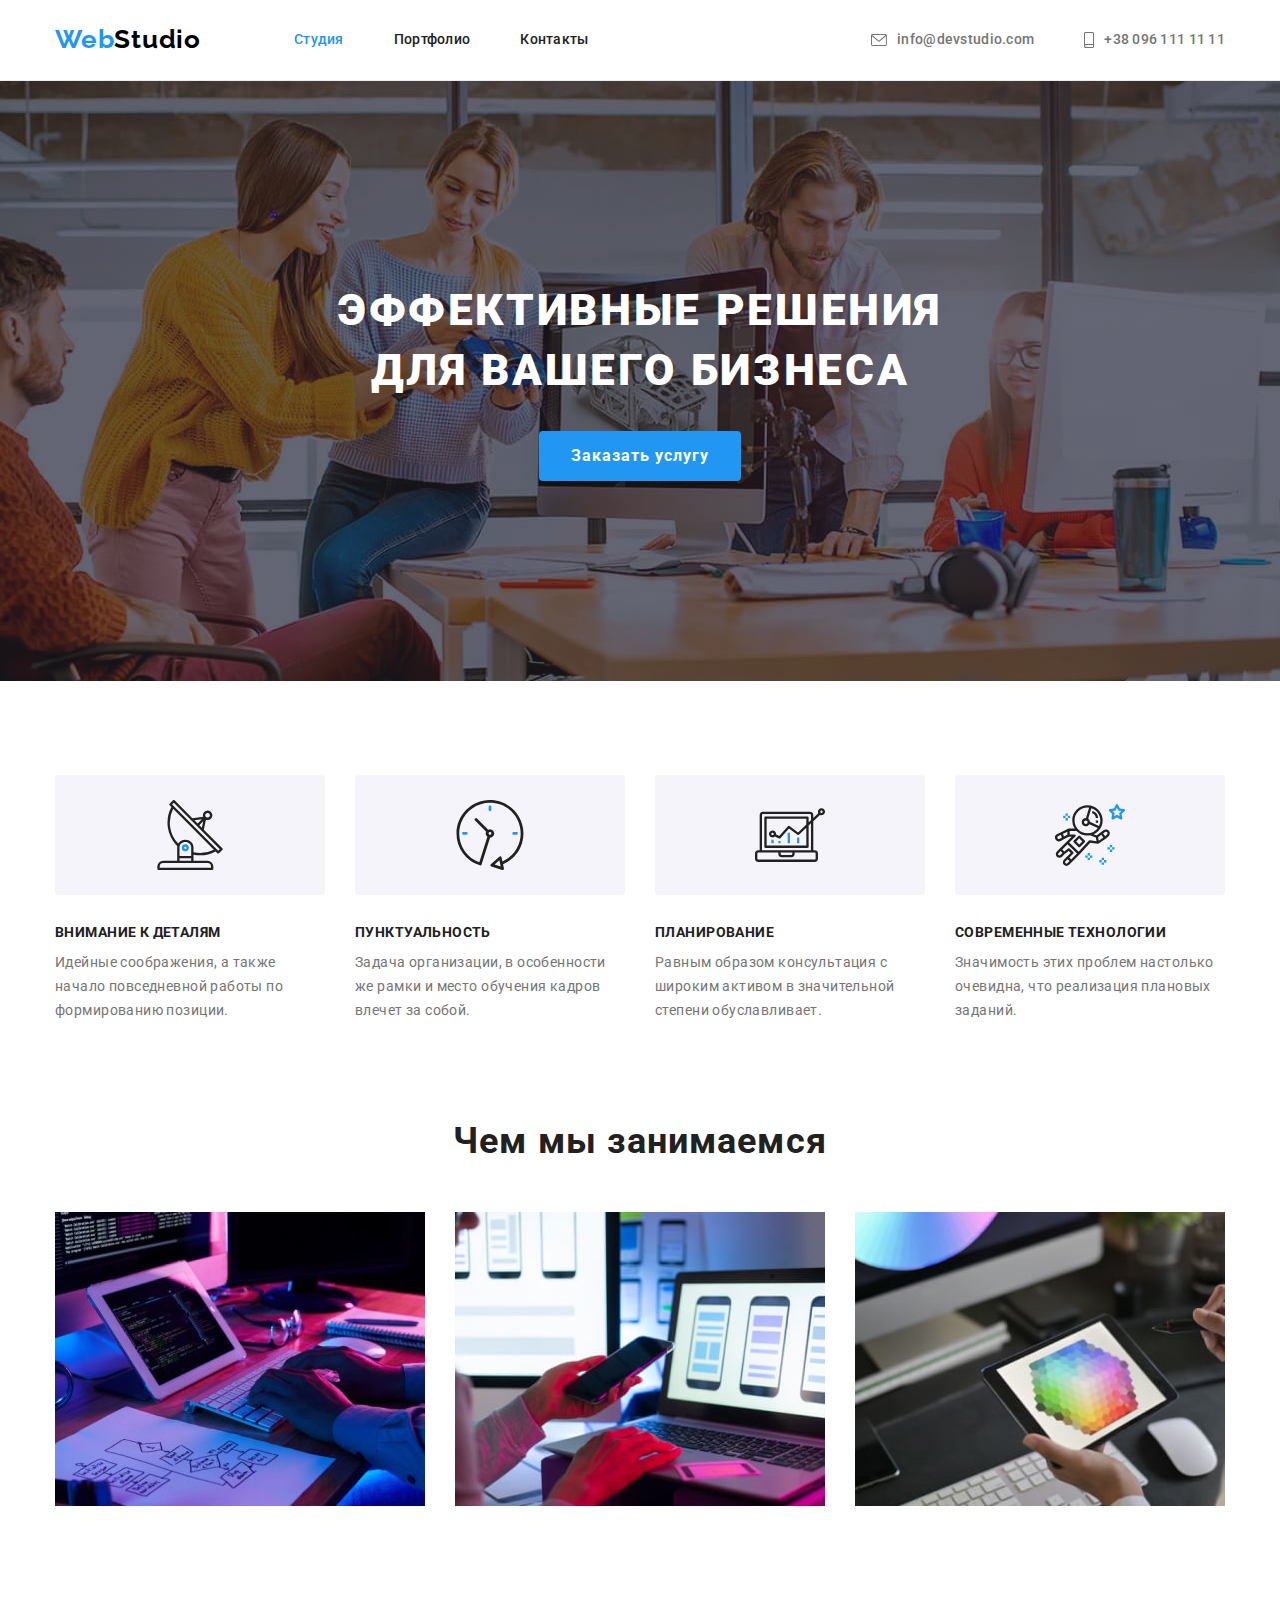
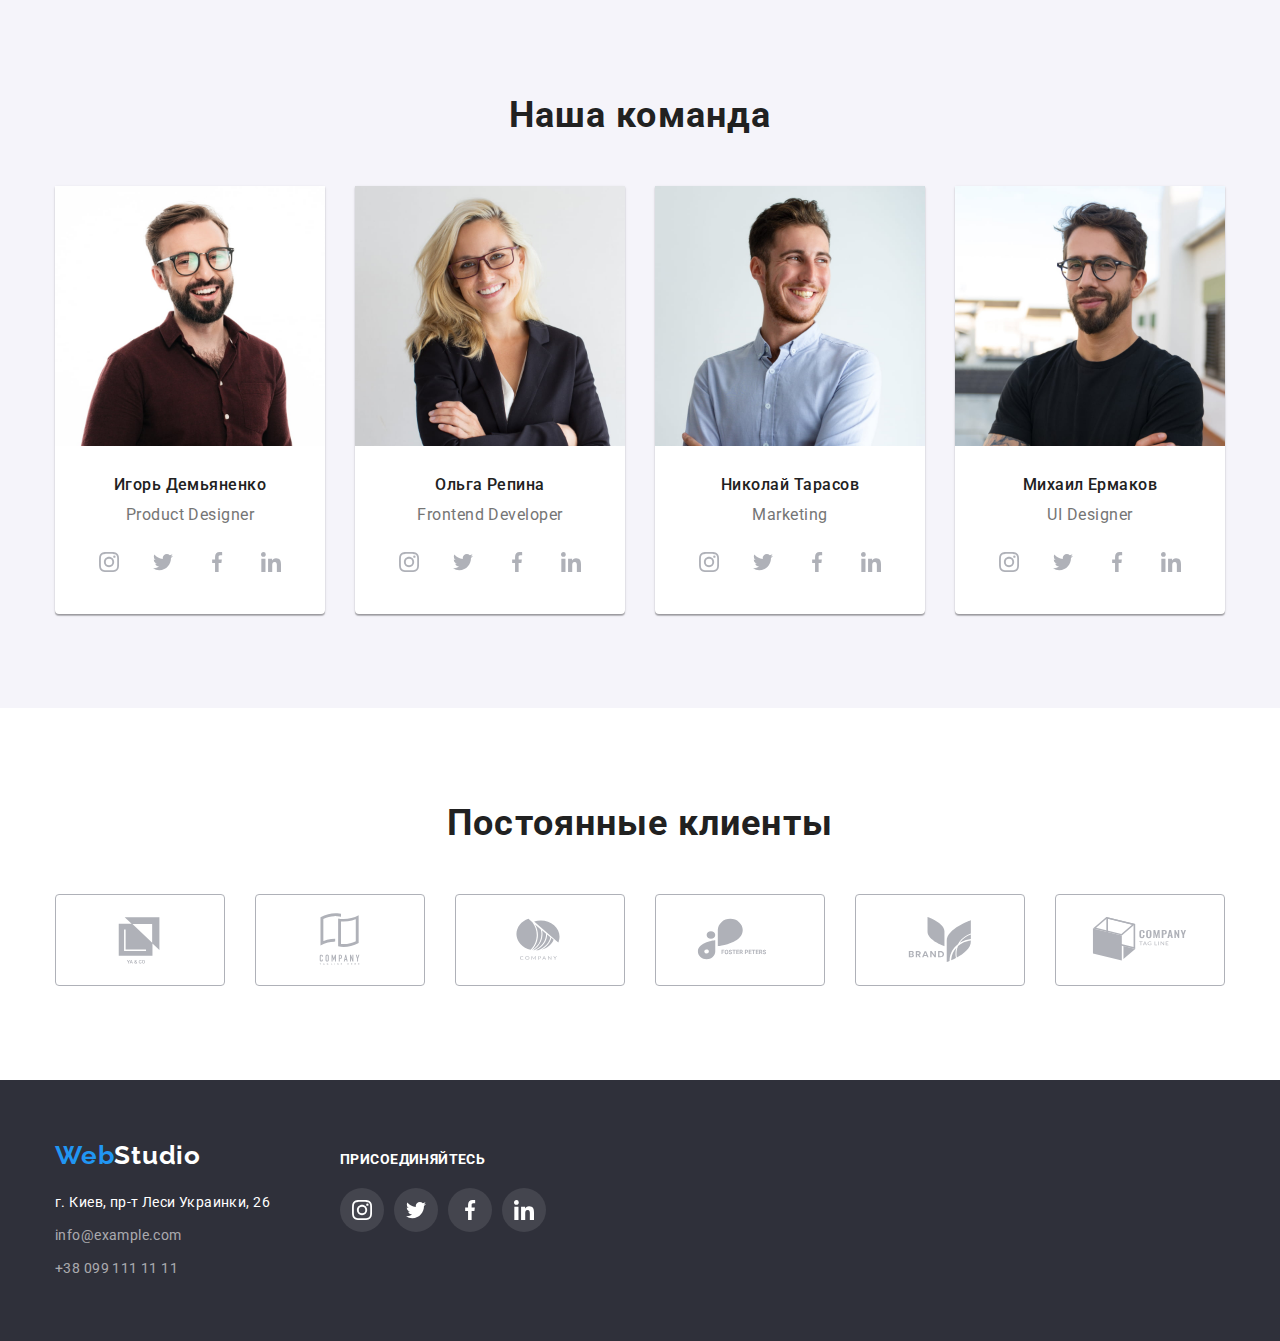
<file: index.html>
<!DOCTYPE html>
<html lang="ru">
  <head>
    <meta charset="UTF-8" />
    <meta http-equiv="X-UA-Compatible" content="IE=edge" />
    <meta name="viewport" content="width=device-width, initial-scale=1.0" />
    <link rel="preconnect" href="https://fonts.googleapis.com" />
    <link rel="preconnect" href="https://fonts.gstatic.com" crossorigin />
    <link
      href="https://fonts.googleapis.com/css2?family=Raleway:wght@700&family=Roboto:wght@400;500;700;900&display=swap"
      rel="stylesheet"
    />
    <link
      rel="stylesheet"
      href="https://cdnjs.cloudflare.com/ajax/libs/modern-normalize/1.1.0/modern-normalize.min.css"
    />
    <link rel="stylesheet" href="css/styles.css" />
    <title>Студия</title>
  </head>
  <body>
    <!-- Шапка -->
    <header class="header">
      <!-- Меню навигации -->
      <div class="container header-content">
        <nav class="navigation">
          <!-- Логотип -->
          <a href="./index.html" class="logo link"><span class="web-logo">Web</span>Studio</a>
          <ul class="navigation-list list">
            <!-- Меню сайта -->
            <li class="navigation-item">
              <a href="./index.html" class="link current">Студия</a>
            </li>
            <li class="navigation-item">
              <a href="./portfolio.html" class="link">Портфолио</a>
            </li>
            <li class="navigation-item">
              <a href="" class="link">Контакты</a>
            </li>
          </ul>
        </nav>
        <!-- Контакты -->
        <div class="header-contacts">
          <a href="mailto:info@devstudio.com" class="email link">
            <svg class="envelope" width="16" height="12">
              <use href="./images/icons.svg#icon-envelope"></use></svg
            >info@devstudio.com
          </a>
          <a href="tel:+380961111111" class="telnumber link"
            ><svg class="smartphone" width="10" height="16">
              <use href="./images/icons.svg#icon-smartphone"></use></svg
            >+38 096 111 11 11
          </a>
        </div>
      </div>
    </header>
    <!-- Мейн -->
    <main>
      <!-- Наші пропозиції -->
      <section class="hero">
        <div class="overlay">
          <div class="container">
            <h1 class="hero-title">Эффективные решения для вашего бизнеса</h1>
            <button class="hero-button" type="button">Заказать услугу</button>
          </div>
        </div>
      </section>
      <!-- Наші особливості -->
      <section class="features section">
        <div class="container">
          <h2 class="visually-hidden">Наши особенности</h2>
          <ul class="features-list list">
            <li class="features-item">
              <div class="icon-background">
                <svg class="icon" width="70" height="70">
                  <use href="./images/icons.svg#icon-antenna"></use>
                </svg>
              </div>
              <h3 class="features-title">Внимание к деталям</h3>
              <p class="features-text">
                Идейные соображения, а также начало повседневной работы по формированию позиции.
              </p>
            </li>
            <li class="features-item">
              <div class="icon-background">
                <svg class="icon" width="70" height="70">
                  <use href="./images/icons.svg#icon-clock"></use>
                </svg>
              </div>
              <h3 class="features-title">Пунктуальность</h3>
              <p class="features-text">
                Задача организации, в особенности же рамки и место обучения кадров влечет за собой.
              </p>
            </li>
            <li class="features-item">
              <div class="icon-background">
                <svg class="icon" width="70" height="70">
                  <use href="./images/icons.svg#icon-diagram"></use>
                </svg>
              </div>
              <h3 class="features-title">Планирование</h3>
              <p class="features-text">
                Равным образом консультация с широким активом в значительной степени обуславливает.
              </p>
            </li>
            <li class="features-item">
              <div class="icon-background">
                <svg class="icon" width="70" height="70">
                  <use href="./images/icons.svg#icon-astronaut"></use>
                </svg>
              </div>
              <h3 class="features-title">Современные технологии</h3>
              <p class="features-text">
                Значимость этих проблем настолько очевидна, что реализация плановых заданий.
              </p>
            </li>
          </ul>
        </div>
      </section>
      <!-- Зайнятість -->
      <section class="employment section">
        <div class="container">
          <h2 class="employment-title">Чем мы занимаемся</h2>
          <ul class="employment-list list">
            <li class="employment-item">
              <img
                src="./images/box1.jpg"
                width="370"
                height="294"
                alt="Разработка веб-сайтов и приложений"
              />
            </li>
            <li class="employment-item">
              <img
                src="./images/box2.jpg"
                width="370"
                height="294"
                alt="Адаптация продукта под разные устройства"
              />
            </li>
            <li class="employment-item">
              <img
                src="./images/box3.jpg"
                width="370"
                height="294"
                alt="Разработка уникального дизайна"
              />
            </li>
          </ul>
        </div>
      </section>
      <!-- Команда -->
      <section class="team section">
        <div class="container">
          <h2 class="team-title">Наша команда</h2>
          <ul class="team-list list">
            <li class="team-item">
              <img src="./images/img1.jpg" width="270" height="260" alt="Игорь Демьяненко" />
              <h3 class="team-member">Игорь Демьяненко</h3>
              <p lang="en" class="team-work">Product Designer</p>
              <ul class="social-links list">
                <li class="social-item">
                  <a class="social-icon" href="">
                    <svg class="icon" width="20" height="20">
                      <use href="./images/icons.svg#icon-instagram"></use>
                    </svg>
                  </a>
                </li>
                <li class="social-item">
                  <a class="social-icon" href="">
                    <svg class="icon" width="20" height="20">
                      <use href="./images/icons.svg#icon-twitter"></use>
                    </svg>
                  </a>
                </li>
                <li class="social-item">
                  <a class="social-icon" href="">
                    <svg class="icon" width="20" height="20">
                      <use href="./images/icons.svg#icon-facebook"></use>
                    </svg>
                  </a>
                </li>
                <li class="social-item">
                  <a class="social-icon" href="">
                    <svg class="icon" width="20" height="20">
                      <use href="./images/icons.svg#icon-linkedin"></use>
                    </svg>
                  </a>
                </li>
              </ul>
            </li>
            <li class="team-item">
              <img src="./images/img2.jpg" width="270" height="260" alt="Ольга Репина" />
              <h3 class="team-member">Ольга Репина</h3>
              <p lang="en" class="team-work">Frontend Developer</p>
              <ul class="social-links list">
                <li class="social-item">
                  <a class="social-icon" href="">
                    <svg class="icon" width="20" height="20">
                      <use href="./images/icons.svg#icon-instagram"></use>
                    </svg>
                  </a>
                </li>
                <li class="social-item">
                  <a class="social-icon" href="">
                    <svg class="icon" width="20" height="20">
                      <use href="./images/icons.svg#icon-twitter"></use>
                    </svg>
                  </a>
                </li>
                <li class="social-item">
                  <a class="social-icon" href="">
                    <svg class="icon" width="20" height="20">
                      <use href="./images/icons.svg#icon-facebook"></use>
                    </svg>
                  </a>
                </li>
                <li class="social-item">
                  <a class="social-icon" href="">
                    <svg class="icon" width="20" height="20">
                      <use href="./images/icons.svg#icon-linkedin"></use>
                    </svg>
                  </a>
                </li>
              </ul>
            </li>
            <li class="team-item">
              <img src="./images/img3.jpg" width="270" height="260" alt="Николай Тарасов" />
              <h3 class="team-member">Николай Тарасов</h3>
              <p lang="en" class="team-work">Marketing</p>
              <ul class="social-links list">
                <li class="social-item">
                  <a class="social-icon" href="">
                    <svg class="icon" width="20" height="20">
                      <use href="./images/icons.svg#icon-instagram"></use>
                    </svg>
                  </a>
                </li>
                <li class="social-item">
                  <a class="social-icon" href="">
                    <svg class="icon" width="20" height="20">
                      <use href="./images/icons.svg#icon-twitter"></use>
                    </svg>
                  </a>
                </li>
                <li class="social-item">
                  <a class="social-icon" href="">
                    <svg class="icon" width="20" height="20">
                      <use href="./images/icons.svg#icon-facebook"></use>
                    </svg>
                  </a>
                </li>
                <li class="social-item">
                  <a class="social-icon" href="">
                    <svg class="icon" width="20" height="20">
                      <use href="./images/icons.svg#icon-linkedin"></use>
                    </svg>
                  </a>
                </li>
              </ul>
            </li>
            <li class="team-item">
              <img src="./images/img4.jpg" width="270" height="260" alt="Михаил Ермаков" />
              <h3 class="team-member">Михаил Ермаков</h3>
              <p lang="en" class="team-work">UI Designer</p>
              <ul class="social-links list">
                <li class="social-item">
                  <a class="social-icon" href="">
                    <svg class="icon" width="20" height="20">
                      <use href="./images/icons.svg#icon-instagram"></use>
                    </svg>
                  </a>
                </li>
                <li class="social-item">
                  <a class="social-icon" href="">
                    <svg class="icon" width="20" height="20">
                      <use href="./images/icons.svg#icon-twitter"></use>
                    </svg>
                  </a>
                </li>
                <li class="social-item">
                  <a class="social-icon" href="">
                    <svg class="icon" width="20" height="20">
                      <use href="./images/icons.svg#icon-facebook"></use>
                    </svg>
                  </a>
                </li>
                <li class="social-item">
                  <a class="social-icon" href="">
                    <svg class="icon" width="20" height="20">
                      <use href="./images/icons.svg#icon-linkedin"></use>
                    </svg>
                  </a>
                </li>
              </ul>
            </li>
          </ul>
        </div>
      </section>
      <!-- Постійні клієнти -->
      <section class="partner section">
        <div class="container">
          <h2 class="partner-title">Постоянные клиенты</h2>
          <ul class="partner-list list">
            <li class="partner-item">
              <a class="partner-icon" href="">
                <svg class="icon" width="106" height="60">
                  <use href="./images/icons.svg#icon-client1"></use>
                </svg>
              </a>
            </li>
            <li class="partner-item">
              <a class="partner-icon" href="">
                <svg class="icon" width="106" height="60">
                  <use href="./images/icons.svg#icon-client2"></use>
                </svg>
              </a>
            </li>
            <li class="partner-item">
              <a class="partner-icon" href="">
                <svg class="icon" width="106" height="60">
                  <use href="./images/icons.svg#icon-client3"></use>
                </svg>
              </a>
            </li>
            <li class="partner-item">
              <a class="partner-icon" href="">
                <svg class="icon" width="106" height="60">
                  <use href="./images/icons.svg#icon-client4"></use>
                </svg>
              </a>
            </li>
            <li class="partner-item">
              <a class="partner-icon" href="">
                <svg class="icon" width="106" height="60">
                  <use href="./images/icons.svg#icon-client5"></use>
                </svg>
              </a>
            </li>
            <li class="partner-item">
              <a class="partner-icon" href="">
                <svg class="icon" width="106" height="60">
                  <use href="./images/icons.svg#icon-client6"></use>
                </svg>
              </a>
            </li>
          </ul>
        </div>
      </section>
    </main>
    <!-- Підвал -->
    <footer class="footer">
      <div class="container">
        <div class="footer-content">
          <div class="footer-address">
            <a href="./index.html" class="logo link">
              <span class="web-logo">Web</span><span class="studio-logo">Studio</span>
            </a>
            <address class="address">
              <p>г. Киев, пр-т Леси Украинки, 26</p>
              <a href="mailto:info@example.com" class="email link">info@example.com</a>
              <a href="tel:+380991111111" class="telnumber link">+38 099 111 11 11</a>
            </address>
          </div>
          <div class="social">
            <h2 class="social-title">Присоединяйтесь</h2>
            <ul class="social-links list">
              <li class="social-item">
                <a class="social-icon" href="">
                  <svg class="icon" width="20" height="20">
                    <use href="./images/icons.svg#icon-instagram"></use>
                  </svg>
                </a>
              </li>
              <li class="social-item">
                <a class="social-icon" href="">
                  <svg class="icon" width="20" height="20">
                    <use href="./images/icons.svg#icon-twitter"></use>
                  </svg>
                </a>
              </li>
              <li class="social-item">
                <a class="social-icon" href="">
                  <svg class="icon" width="20" height="20">
                    <use href="./images/icons.svg#icon-facebook"></use>
                  </svg>
                </a>
              </li>
              <li class="social-item">
                <a class="social-icon" href="">
                  <svg class="icon" width="20" height="20">
                    <use href="./images/icons.svg#icon-linkedin"></use>
                  </svg>
                </a>
              </li>
            </ul>
          </div>
        </div>
      </div>
    </footer>
  </body>
</html>
</file>
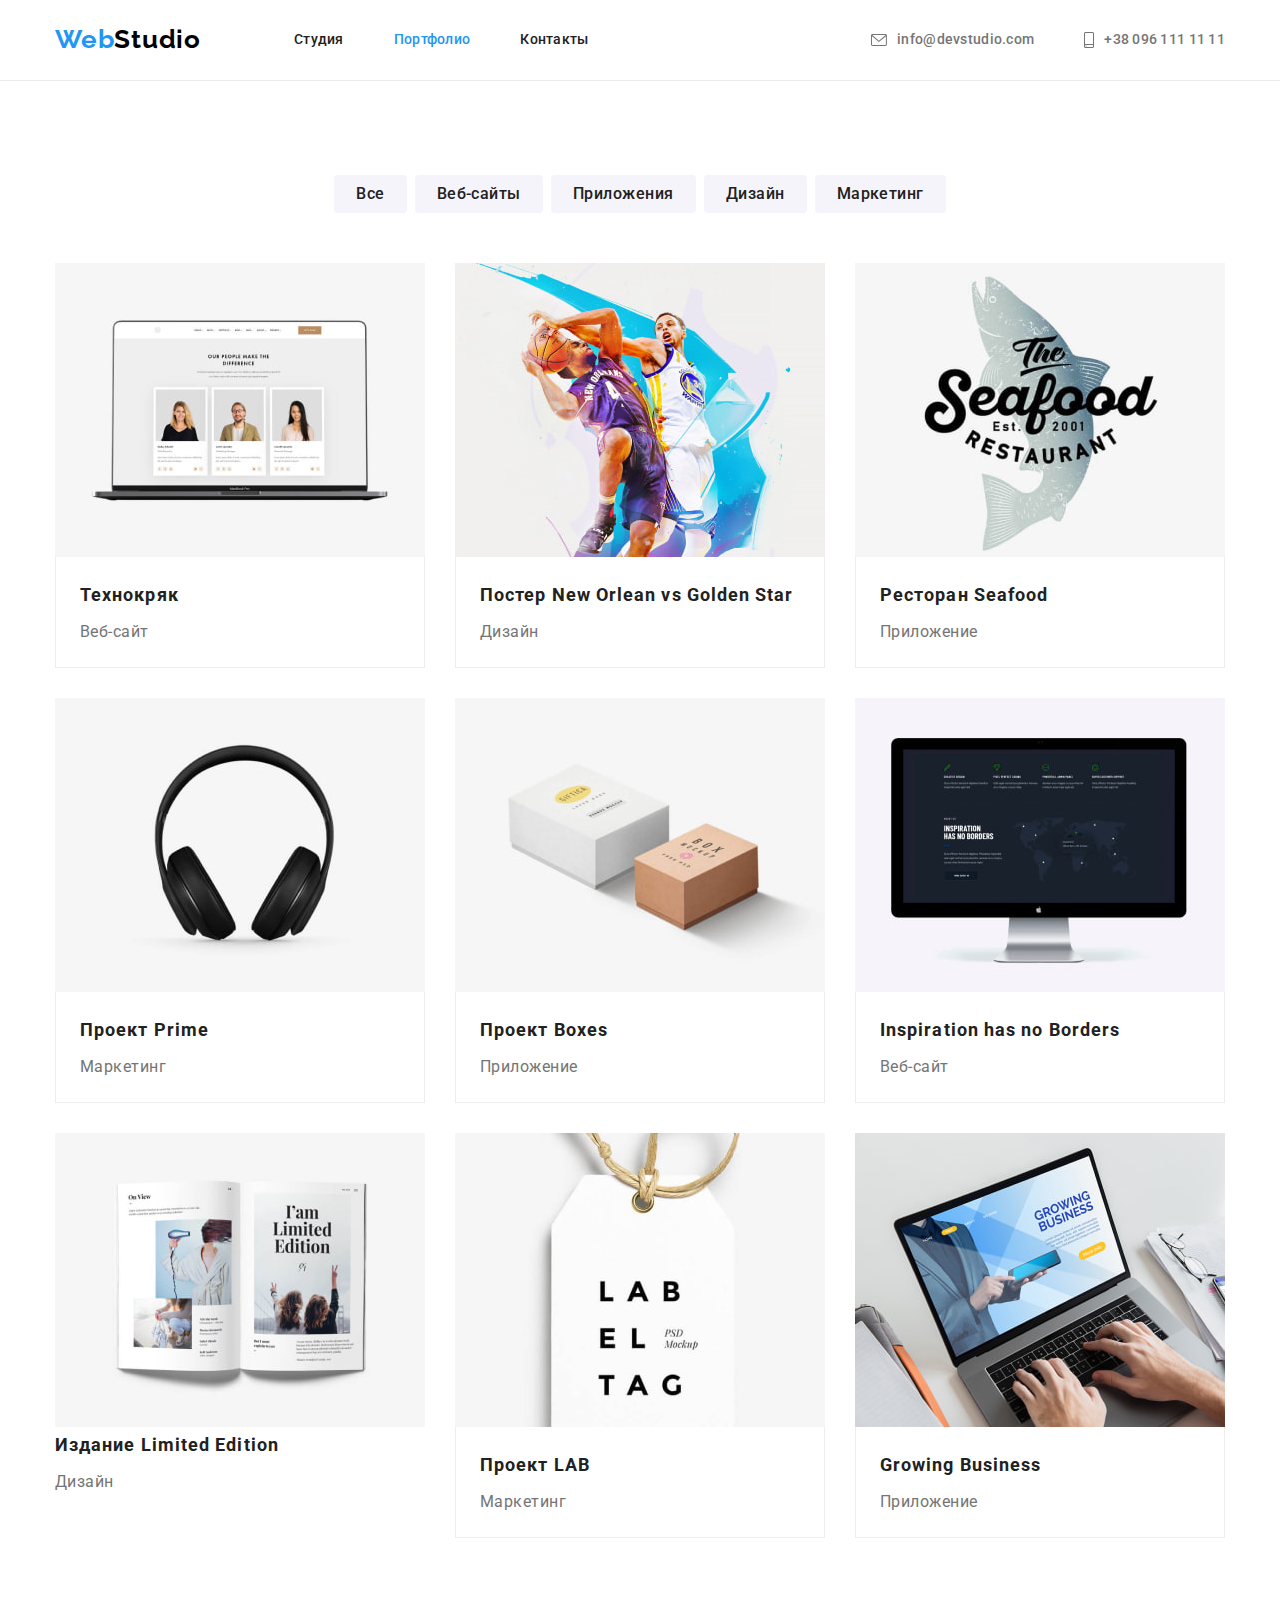
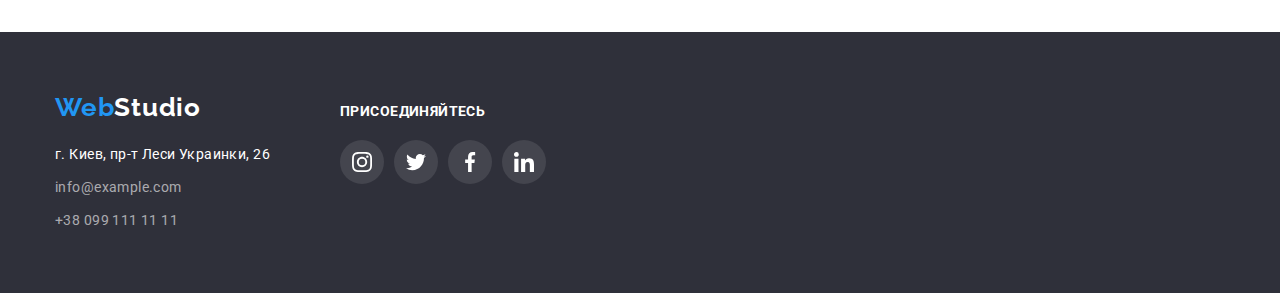
<file: portfolio.html>
<!DOCTYPE html>
<html lang="ru">
  <head>
    <meta charset="UTF-8" />
    <meta http-equiv="X-UA-Compatible" content="IE=edge" />
    <meta name="viewport" content="width=device-width, initial-scale=1.0" />
    <link rel="preconnect" href="https://fonts.googleapis.com" />
    <link rel="preconnect" href="https://fonts.gstatic.com" crossorigin />
    <link
      href="https://fonts.googleapis.com/css2?family=Raleway:wght@700&family=Roboto:wght@400;500;700;900&display=swap"
      rel="stylesheet"
    />
    <link
      rel="stylesheet"
      href="https://cdnjs.cloudflare.com/ajax/libs/modern-normalize/1.1.0/modern-normalize.min.css"
    />
    <link rel="stylesheet" href="css/styles.css" />
    <title>Портфолио</title>
  </head>
  <body>
    <!-- Шапка -->
    <header class="header">
      <!-- Меню навигации -->
      <div class="container header-content">
        <nav class="navigation">
          <!-- Логотип -->
          <a href="./index.html" class="logo link"><span class="web-logo">Web</span>Studio</a>
          <ul class="navigation-list list">
            <!-- Меню сайта -->
            <li class="navigation-item">
              <a href="./index.html" class="link">Студия</a>
            </li>
            <li class="navigation-item">
              <a href="./portfolio.html" class="link current">Портфолио</a>
            </li>
            <li class="navigation-item">
              <a href="" class="link">Контакты</a>
            </li>
          </ul>
        </nav>
        <!-- Контакты -->
        <div class="header-contacts">
          <a href="mailto:info@devstudio.com" class="email link">
            <svg class="envelope" width="16" height="12">
              <use href="./images/icons.svg#icon-envelope"></use></svg
            >info@devstudio.com
          </a>
          <a href="tel:+380961111111" class="telnumber link">
            <svg class="smartphone" width="10" height="16">
              <use href="./images/icons.svg#icon-smartphone"></use></svg
            >+38 096 111 11 11
          </a>
        </div>
      </div>
    </header>
    <!-- Мейн -->
    <main>
      <!-- Наши работы -->
      <section class="portfolio section">
        <div class="container">
          <h1 class="visually-hidden">Наше портфолио</h1>
          <!-- Список фильтров -->
          <ul class="filter-list list">
            <li class="filter-item">
              <button class="filter-button" type="button">Все</button>
            </li>
            <li class="filter-item">
              <button class="filter-button" type="button">Веб-сайты</button>
            </li>
            <li class="filter-item">
              <button class="filter-button" type="button">Приложения</button>
            </li>
            <li class="filter-item">
              <button class="filter-button" type="button">Дизайн</button>
            </li>
            <li class="filter-item">
              <button class="filter-button" type="button">Маркетинг</button>
            </li>
          </ul>
          <!-- Список примеров работ -->
          <ul class="portfolio-list list">
            <li class="portfolio-item">
              <a href="" class="link">
                <img
                  src="./images/technocryak.jpg"
                  width="370"
                  height="294"
                  alt="MacBook Pro с открытым на нем сайтом"
                />
                <div class="portfolio-text">
                  <h2 class="portfolio-title">Технокряк</h2>
                  <p class="filter-title">Веб-сайт</p>
                </div>
              </a>
            </li>
            <li class="portfolio-item">
              <a href="" class="link">
                <img
                  src="./images/no-vs-gs.jpg"
                  width="370"
                  height="294"
                  alt="Постер с баскетболистами"
                />
                <div class="portfolio-text">
                  <h2 class="portfolio-title">Постер New Orlean vs Golden Star</h2>
                  <p class="filter-title">Дизайн</p>
                </div>
              </a>
            </li>
            <li class="portfolio-item">
              <a href="" class="link">
                <img
                  src="./images/seafood.jpg"
                  width="370"
                  height="294"
                  alt="Емблема-рыба ресторана Seafood"
                />
                <div class="portfolio-text">
                  <h2 class="portfolio-title">Ресторан Seafood</h2>
                  <p class="filter-title">Приложение</p>
                </div>
              </a>
            </li>
            <li class="portfolio-item">
              <a href="" class="link">
                <img
                  src="./images/prime.jpg"
                  width="370"
                  height="294"
                  alt="Наушники черного цвета"
                />
                <div class="portfolio-text">
                  <h2 class="portfolio-title">Проект Prime</h2>
                  <p class="filter-title">Маркетинг</p>
                </div>
              </a>
            </li>
            <li class="portfolio-item">
              <a href="" class="link">
                <img src="./images/boxes.jpg" width="370" height="294" alt="Картонные коробки" />
                <div class="portfolio-text">
                  <h2 class="portfolio-title">Проект Boxes</h2>
                  <p class="filter-title">Приложение</p>
                </div>
              </a>
            </li>
            <li class="portfolio-item">
              <a href="" class="link">
                <img
                  src="./images/insp-has-no-borders.jpg"
                  width="370"
                  height="294"
                  alt="Монитор компьютера с открытым на нем сайтом"
                />
                <div class="portfolio-text">
                  <h2 class="portfolio-title">Inspiration has no Borders</h2>
                  <p class="filter-title">Веб-сайт</p>
                </div>
              </a>
            </li>
            <li class="portfolio-item">
              <a href="" class="link">
                <img src="./images/lim-edition.jpg" width="370" height="294" alt="Открытая книга" />
                <div>
                  <h2 class="portfolio-title">Издание Limited Edition</h2>
                  <p class="filter-title">Дизайн</p>
                </div class="portfolio-text">
              </a>
            </li>
            <li class="portfolio-item">
              <a href="" class="link">
                <img
                  src="./images/project-lab.jpg"
                  width="370"
                  height="294"
                  alt="Бирка с надписью"
                />
                <div class="portfolio-text">
                  <h2 class="portfolio-title">Проект LAB</h2>
                  <p class="filter-title">Маркетинг</p>
                </div>
              </a>
            </li>
            <li class="portfolio-item">
              <a href="" class="link">
                <img
                  src="./images/growing-business.jpg"
                  width="370"
                  height="294"
                  alt="Человеческие руки печатающие на открытом ноутбуке"
                />
                <div class="portfolio-text">
                  <h2 class="portfolio-title">Growing Business</h2>
                  <p class="filter-title">Приложение</p>
                </div>
              </a>
            </li>
          </ul>
        </div>
      </section>
    </main>
    <!-- Подвал -->
    <footer class="footer">
      <div class="container">
        <div class="footer-content">
          <div class="footer-address">
            <a href="./index.html" class="logo link">
              <span class="web-logo">Web</span><span class="studio-logo">Studio</span>
            </a>
            <address class="address">
              <p>г. Киев, пр-т Леси Украинки, 26</p>
              <a href="mailto:info@example.com" class="email link">info@example.com</a>
              <a href="tel:+380991111111" class="telnumber link">+38 099 111 11 11</a>
            </address>
          </div>
          <div class="social">
            <h2 class="social-title">Присоединяйтесь</h2>
            <ul class="social-links list">
              <li class="social-item">
                <a class="social-icon" href="">
                  <svg class="icon" width="20" height="20">
                    <use href="./images/icons.svg#icon-instagram"></use>
                  </svg>
                </a>
              </li>
              <li class="social-item">
                <a class="social-icon" href="">
                  <svg class="icon" width="20" height="20">
                    <use href="./images/icons.svg#icon-twitter"></use>
                  </svg>
                </a>
              </li>
              <li class="social-item">
                <a class="social-icon" href="">
                  <svg class="icon" width="20" height="20">
                    <use href="./images/icons.svg#icon-facebook"></use>
                  </svg>
                </a>
              </li>
              <li class="social-item">
                <a class="social-icon" href="">
                  <svg class="icon" width="20" height="20">
                    <use href="./images/icons.svg#icon-linkedin"></use>
                  </svg>
                </a>
              </li>
            </ul>
          </div>
        </div>
      </div>
    </footer>
  </body>
</html>
</file>
<file: css/styles.css>
:root {
  /* Fonts */
  --general-text-font: 'Roboto', sans-serif;
  --logo-font: 'Raleway', sans-serif;

  /* Colors */
  --primery-text-color: #757575;
  --secondary-text-color: #212121;
  --black-logo-color: #000000;
  --accent-color: #2196f3;
  --white-text-color: #ffffff;
  --secondary-background-color: #f5f4fa;
  --third-background-color: #2f303a;
  --address-contacts-color: rgba(255, 255, 255, 0.6);
  --potrfolio-border-color: #eeeeee;
  --header-border-color: #ececec;
  --hero-button-accent-color: #188ce8;
  --hero-overlay-color: rgba(47, 48, 58, 0.4);
  --partner-item-color: #afb1b8;
  --footer-soclinks-bg-color: rgba(255, 255, 255, 0.1);
}

/* General properties */

body {
  font-family: var(--general-text-font);
  font-style: normal;
  background-color: var(--white-text-color);
  color: var(--primery-text-color);
}

h1,
h2,
h3,
h4,
h5,
h6,
p,
ul {
  margin: 0;
  padding: 0;
}

img,
svg {
  display: block;
}

.container {
  width: 1200px;
  margin-left: auto;
  margin-right: auto;
  padding-left: 15px;
  padding-right: 15px;
}
.section {
  padding-top: 94px;
  padding-bottom: 94px;
}

.link {
  text-decoration: none;
}

.list {
  list-style: none;
}

.hero-button,
.filter-button {
  font-family: 'Roboto';
  font-style: normal;
  cursor: pointer;
  border: none;
  text-decoration: none;
}

/* Лого */

.logo {
  font-family: var(--logo-font);
  font-weight: 700;
  font-size: 26px;
  line-height: 1.19;
  letter-spacing: 0.03em;

  color: var(--black-logo-color);
}

.web-logo {
  color: var(--accent-color);
}

.studio-logo {
  color: var(--white-text-color);
}

/* Навігація сайту */

.header {
  border-bottom: 1px solid var(--header-border-color);
}

.header-content,
.navigation-list {
  display: flex;
  align-items: center;
}

.navigation {
  display: flex;
  align-items: center;
}

.navigation-list .link {
  color: var(--secondary-text-color);
}

.navigation-list .link.current {
  color: var(--accent-color);
}

.header-content .link {
  display: inline-flex;
  padding-top: 32px;
  padding-bottom: 32px;
}

.navigation .logo {
  margin-right: 93px;
  padding-top: 24px;
  padding-bottom: 25px;
}

.navigation-list .link:hover,
.navigation-list .link:focus {
  color: var(--accent-color);
}

.navigation-item:not(:last-child) {
  margin-right: 50px;
}

.header-contacts a:not(:last-child) {
  margin-right: 50px;
}

.navigation {
  margin-right: auto;
}
.navigation-item {
  font-weight: 500;
  font-size: 14px;
  line-height: 1.14;
  letter-spacing: 0.02em;
}

/* Контакти + Підвал */

.email,
.telnumber {
  font-weight: 500;
  font-size: 14px;
  line-height: 1.14;
  letter-spacing: 0.02em;

  color: var(--primery-text-color);
}

.header-contacts {
  display: inline-flex;
}

.header-contacts .email,
.header-contacts .telnumber,
.envelope,
.smartphone {
  align-items: center;
}

.smartphone,
.envelope {
  margin-right: 10px;
  fill: currentColor;
}

.address p,
.address a {
  font-style: normal;
  font-weight: 400;
  font-size: 14px;
  line-height: 1.71;
  letter-spacing: 0.03em;

  color: var(--address-contacts-color);
}

.footer-content {
  display: flex;
}

.footer-address,
.address,
.social {
  display: flex;
  flex-direction: column;
}

.social {
  padding-top: 12px;
}

.footer-address {
  margin-right: 70px;
}

.address p {
  margin-bottom: 9px;

  color: var(--white-text-color);
}

.footer .email {
  margin-bottom: 9px;
}

.email:hover,
.telnumber:hover,
.email:focus,
.telnumber:focus {
  color: var(--accent-color);
}

.footer .logo {
  margin-bottom: 20px;
}

.footer {
  padding: 60px 0;

  background-color: var(--third-background-color);
}

.social-title {
  margin-bottom: 20px;
  font-style: normal;
  font-weight: 700;
  font-size: 14px;
  line-height: 1.14;
  letter-spacing: 0.03em;
  text-transform: uppercase;

  color: var(--white-text-color);
}

/* Мейн */

.hero {
  text-align: center;
  background-color: var(--third-background-color);
}

.overlay {
  padding: 200px 0;
  height: 600px;
  max-width: 1600px;
  margin-right: auto;
  margin-left: auto;

  background-image: linear-gradient(to right, var(--hero-overlay-color), var(--hero-overlay-color)),
    url(../images/hero.jpg);
  background-repeat: no-repeat;
  background-position: center;
  background-size: cover;
}

.hero-title {
  margin-left: auto;
  margin-right: auto;
  width: 696px;
  margin-bottom: 30px;

  font-weight: 900;
  font-size: 44px;
  line-height: 1.36;
  letter-spacing: 0.06em;
  text-transform: uppercase;

  color: var(--white-text-color);
}

.hero-button {
  padding: 10px 32px;
  font-weight: 700;
  font-size: 16px;
  line-height: 1.88;
  letter-spacing: 0.06em;

  color: var(--white-text-color);
  background-color: var(--accent-color);
  box-shadow: 0px 4px 4px rgba(0, 0, 0, 0.15);
  border-radius: 4px;
}

.hero-button:hover,
.hero-button:focus {
  background-color: var(--hero-button-accent-color);
}

/* Наші особливості */

.features-list {
  display: flex;
}

.features.section {
  padding-bottom: 0px;
}

.features-title {
  margin-bottom: 10px;
  font-size: 14px;
  line-height: 1.14;
  letter-spacing: 0.03em;
  text-transform: uppercase;

  color: var(--secondary-text-color);
}

.features-item:not(:last-child) {
  margin-right: 30px;
}

.icon-background {
  display: inline-flex;
  justify-content: center;
  align-items: center;
  width: 270px;
  height: 120px;
  margin-bottom: 30px;

  background-color: var(--secondary-background-color);
  border-radius: 4px;
}

.features-text {
  padding-bottom: 3px;
  font-size: 14px;
  line-height: 1.71;
  letter-spacing: 0.03em;
}

/* Наша зайнятість + Команда + Постійні клієнти */

.employment-title,
.team-title,
.partner-title {
  margin-bottom: 50px;
  font-size: 36px;
  line-height: 1.17;
  text-align: center;
  letter-spacing: 0.03em;

  color: var(--secondary-text-color);
}

.social-links {
  display: flex;
  flex-wrap: wrap;
  gap: 10px;
  flex-basis: calc((100%-20 * 3) / 4);
  justify-content: center;
  color: var(--partner-item-color);
}

.social-icon {
  display: inline-flex;
  width: 44px;
  height: 44px;
  justify-content: center;
  align-items: center;
  border-radius: 50%;

  color: var(--partner-item-color);
  background-color: transparent;
}

.footer .social-icon {
  color: var(--white-text-color);
  background-color: var(--footer-soclinks-bg-color);
}

.social-icon:hover,
.social-icon:focus {
  color: var(--white-text-color);
  background-color: var(--accent-color);
}

.social-icon .icon {
  fill: currentColor;
}

.partner-icon {
  display: inline-flex;
  justify-content: center;
  align-items: center;
  width: 170px;
  height: 92px;
  border: 1px solid var(--partner-item-color);
  border-radius: 4px;
  color: var(--partner-item-color);
}

.partner-icon:hover,
.partner-icon:focus {
  color: var(--accent-color);
  border-color: var(--accent-color);
}

.partner-icon .icon {
  fill: currentColor;
}

.employment-list,
.team-list,
.partner-list {
  display: flex;
  flex-wrap: wrap;
  gap: 30px;
}
.employment-list {
  flex-basis: calc((100%-30 * 2) / 3);
}

.team-list {
  flex-basis: calc((100%-30 * 3) / 4);
}

.partner-list {
  flex-basis: calc((100%-30 * 5) / 6);
}

.team {
  background-color: var(--secondary-background-color);
}

.team-item img {
  margin-bottom: 30px;
}
.team-item {
  padding-bottom: 30px;
  background-color: var(--white-text-color);

  box-shadow: 0px 1px 3px rgba(0, 0, 0, 0.12), 0px 1px 1px rgba(0, 0, 0, 0.14),
    0px 2px 1px rgba(0, 0, 0, 0.2);
  border-radius: 0px 0px 4px 4px;
}

.team-member {
  margin-bottom: 10px;
  font-weight: 500;
  font-size: 16px;
  line-height: 1.18;
  text-align: center;
  letter-spacing: 0.03em;

  color: var(--secondary-text-color);
}

.team-work {
  padding-bottom: 16px;
  font-size: 16px;
  line-height: 1.187;
  text-align: center;
  letter-spacing: 0.03em;
}

/* Портфоліо */

.filter-list {
  display: flex;
  gap: 8px;
  justify-content: center;
  margin-bottom: 50px;
}

.filter-button {
  padding: 6px 22px;
  font-weight: 500;
  font-size: 16px;
  line-height: 1.63;
  text-align: center;
  letter-spacing: 0.03em;

  color: var(--secondary-text-color);
  background-color: var(--secondary-background-color);
  border-radius: 4px;
}

.filter-button:hover,
.filter-button:focus {
  color: var(--white-text-color);
  background-color: var(--accent-color);
  box-shadow: 0px 3px 1px rgba(0, 0, 0, 0.1), 0px 1px 2px rgba(0, 0, 0, 0.08),
    0px 2px 2px rgba(0, 0, 0, 0.12);
}

.filter-title {
  font-size: 16px;
  line-height: 1.88;
  letter-spacing: 0.03em;
  color: var(--primery-text-color);
}

.portfolio-list {
  display: flex;
  flex-wrap: wrap;
  gap: 30px;
  flex-basis: calc((100% - 60px) / 3);
  align-content: flex-start;
}

.portfolio-title {
  margin-bottom: 4px;

  font-size: 18px;
  line-height: 2;
  letter-spacing: 0.06em;

  color: var(--secondary-text-color);
}

.portfolio-item {
  background-color: var(--white-text-color);
}

.portfolio-item:hover {
  box-shadow: 0px 1px 1px rgba(0, 0, 0, 0.12), 0px 4px 4px rgba(0, 0, 0, 0.06),
    1px 4px 6px rgba(0, 0, 0, 0.16);
}

.portfolio-text {
  padding: 20px 24px;

  border: 1px solid var(--potrfolio-border-color);
  border-top: none;
}

.visually-hidden {
  position: absolute;
  white-space: nowrap;
  width: 1px;
  height: 1px;
  overflow: hidden;
  border: 0;
  padding: 0;
  clip: rect(0 0 0 0);
  clip-path: inset(50%);
  margin: -1px;
}
</file>
